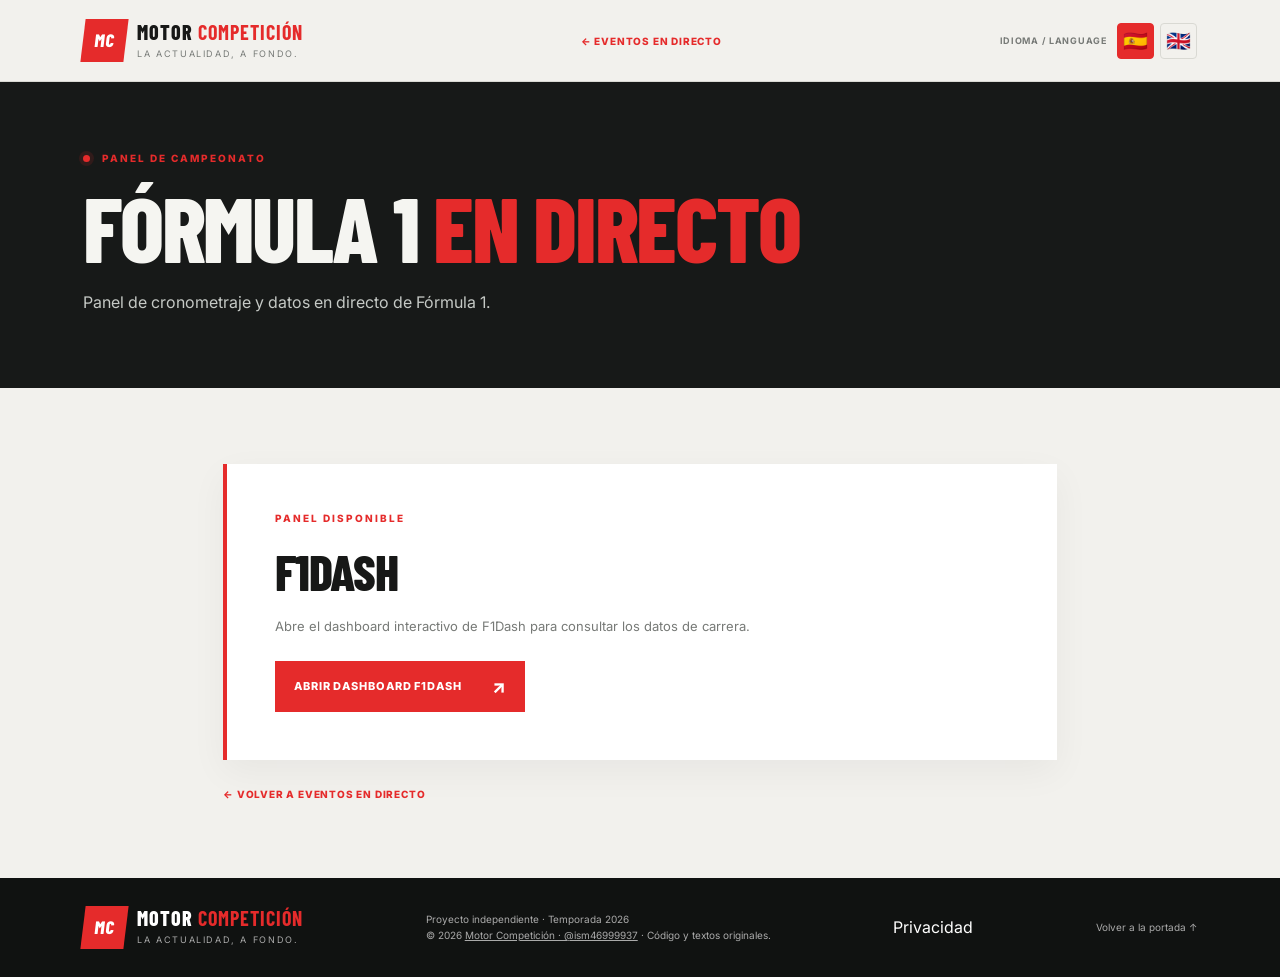
<file: live-dashboard.html>
<!doctype html>
<html lang="es">
<head>
  <meta charset="utf-8"><meta name="viewport" content="width=device-width, initial-scale=1">
  <meta name="theme-color" content="#e10600">
  <title>Dashboard en directo | Motor Competición</title>
  <link rel="preconnect" href="https://fonts.googleapis.com">
  <link href="https://fonts.googleapis.com/css2?family=Barlow+Condensed:wght@500;600;700;800&family=Inter:wght@400;500;600;700&display=swap" rel="stylesheet">
  <link rel="stylesheet" href="styles.css">
</head>
<body class="live-page">
<header class="site-header">
  <a class="brand" href="index.html"><span class="brand-mark">MC</span><span>MOTOR <b>COMPETICIÓN</b><small>La actualidad, a fondo.</small></span></a>
  <a class="back-link" href="live-events.html">← Eventos en directo</a>
</header>
<main>
  <section class="live-hero dashboard-hero">
    <p class="eyebrow"><span class="live-dot"></span> PANEL DE CAMPEONATO</p>
    <h1 id="dashboardTitle">DASHBOARD <em>EN DIRECTO</em></h1>
    <p id="dashboardIntro">Sigue la acción del campeonato seleccionado.</p>
  </section>
  <section class="dashboard-content section">
    <article class="dashboard-provider" id="dashboardProvider"></article>
    <a class="dashboard-back" href="live-events.html">← Volver a eventos en directo</a>
  </section>
</main>
<footer><a class="brand" href="index.html"><span class="brand-mark">MC</span><span>MOTOR <b>COMPETICIÓN</b><small>La actualidad, a fondo.</small></span></a><span>Proyecto independiente · Temporada 2026<br>© 2026 <a href="https://github.com/ism46999937" target="_blank" rel="noopener">Motor Competición · @ism46999937</a> · Código y textos originales.</span><a href="privacy.html">Privacidad</a><a href="index.html">Volver a la portada ↑</a></footer>
<script src="live-dashboard.js"></script>
<script src="language.js?v=buttons-2"></script>
</body>
</html>
</file>
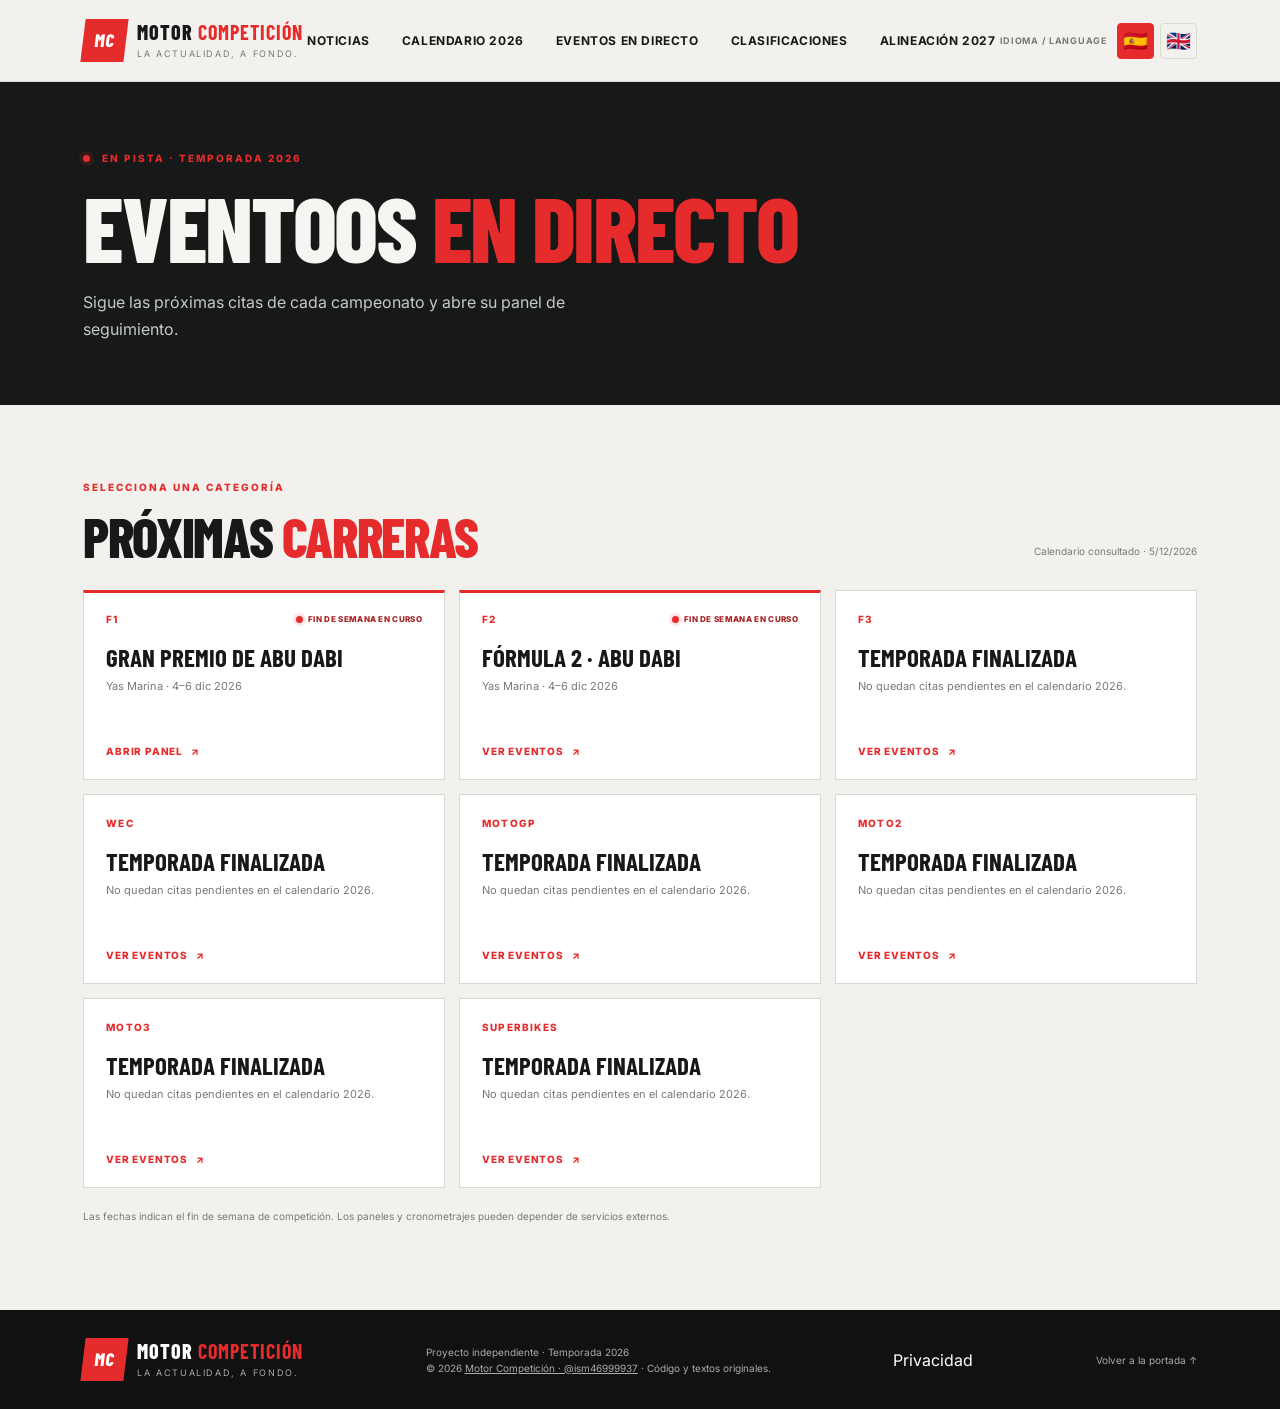
<file: live-events.html>
<!doctype html>
<html lang="es">
<head>
  <meta charset="utf-8"><meta name="viewport" content="width=device-width, initial-scale=1">
  <meta name="theme-color" content="#e10600">
  <title>Eventos en directo | Motor Competición</title>
  <link rel="preconnect" href="https://fonts.googleapis.com">
  <link href="https://fonts.googleapis.com/css2?family=Barlow+Condensed:wght@500;600;700;800&family=Inter:wght@400;500;600;700&display=swap" rel="stylesheet">
  <link rel="stylesheet" href="styles.css">
</head>
<body class="live-page">
<header class="site-header">
  <a class="brand" href="index.html"><span class="brand-mark">MC</span><span>MOTOR <b>COMPETICIÓN</b><small>La actualidad, a fondo.</small></span></a>
  <button class="menu-toggle" id="menuToggle" aria-label="Abrir menú" aria-expanded="false">☰</button>
  <nav id="mainNav"><a href="index.html#noticias">Noticias</a><a href="index.html#calendario">Calendario 2026</a><a href="live-events.html" aria-current="page">Eventos en directo</a><a href="index.html#clasificaciones">Clasificaciones</a><a href="index.html#alineacion">Alineación 2027</a></nav>
</header>
<main>
  <section class="live-hero">
    <p class="eyebrow"><span class="live-dot"></span> EN PISTA · TEMPORADA 2026</p>
    <h1>EVENTOS <em>EN DIRECTO</em></h1>
    <p>Sigue las próximas citas de cada campeonato y abre su panel de seguimiento.</p>
  </section>
  <section class="live-list section">
    <div class="section-heading"><div><p class="eyebrow">SELECCIONA UNA CATEGORÍA</p><h2>Próximas <em>carreras</em></h2></div><span class="section-note" id="liveUpdated">Consultando calendarios…</span></div>
    <div class="live-grid" id="liveEvents" aria-live="polite"><p class="live-loading">Cargando eventos…</p></div>
    <p class="fine-print">Las fechas indican el fin de semana de competición. Los paneles y cronometrajes pueden depender de servicios externos.</p>
  </section>
</main>
<footer><a class="brand" href="index.html"><span class="brand-mark">MC</span><span>MOTOR <b>COMPETICIÓN</b><small>La actualidad, a fondo.</small></span></a><span>Proyecto independiente · Temporada 2026<br>© 2026 <a href="https://github.com/ism46999937" target="_blank" rel="noopener">Motor Competición · @ism46999937</a> · Código y textos originales.</span><a href="privacy.html">Privacidad</a><a href="index.html">Volver a la portada ↑</a></footer>
<script src="live-events.js"></script>
<script src="language.js?v=buttons-2"></script>
</body>
</html>
</file>
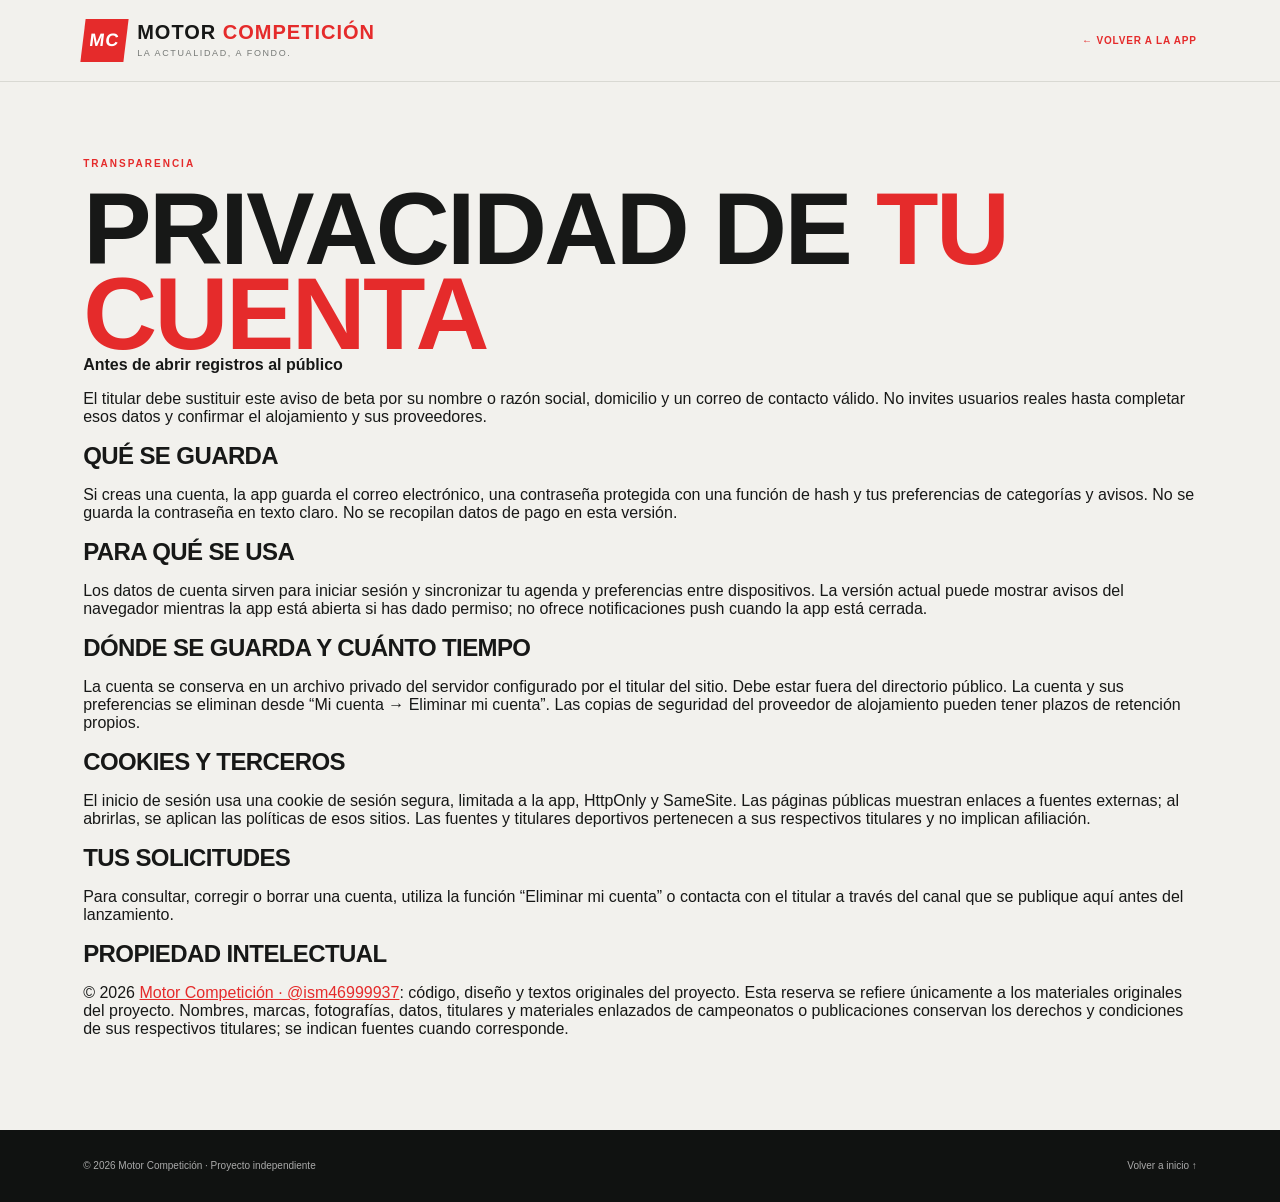
<file: privacy.html>
<!doctype html>
<html lang="es">
<head>
  <meta charset="utf-8"><meta name="viewport" content="width=device-width, initial-scale=1">
  <meta name="robots" content="noindex"><meta name="theme-color" content="#e10600">
  <title>Privacidad | Motor Competición</title>
  <link rel="icon" href="./logo/mc-motor-competicion.svg" type="image/svg+xml">
  <link rel="stylesheet" href="styles.css">
</head>
<body>
<header class="site-header"><a class="brand" href="index.html"><span class="brand-mark">MC</span><span>MOTOR <b>COMPETICIÓN</b><small>La actualidad, a fondo.</small></span></a><a class="back-link" href="index.html">← Volver a la app</a></header>
<main class="section privacy-page">
  <p class="eyebrow">TRANSPARENCIA</p><h1>Privacidad de <em>tu cuenta</em></h1>
  <div class="privacy-notice"><strong>Antes de abrir registros al público</strong><p>El titular debe sustituir este aviso de beta por su nombre o razón social, domicilio y un correo de contacto válido. No invites usuarios reales hasta completar esos datos y confirmar el alojamiento y sus proveedores.</p></div>
  <h2>Qué se guarda</h2><p>Si creas una cuenta, la app guarda el correo electrónico, una contraseña protegida con una función de hash y tus preferencias de categorías y avisos. No se guarda la contraseña en texto claro. No se recopilan datos de pago en esta versión.</p>
  <h2>Para qué se usa</h2><p>Los datos de cuenta sirven para iniciar sesión y sincronizar tu agenda y preferencias entre dispositivos. La versión actual puede mostrar avisos del navegador mientras la app está abierta si has dado permiso; no ofrece notificaciones push cuando la app está cerrada.</p>
  <h2>Dónde se guarda y cuánto tiempo</h2><p>La cuenta se conserva en un archivo privado del servidor configurado por el titular del sitio. Debe estar fuera del directorio público. La cuenta y sus preferencias se eliminan desde “Mi cuenta → Eliminar mi cuenta”. Las copias de seguridad del proveedor de alojamiento pueden tener plazos de retención propios.</p>
  <h2>Cookies y terceros</h2><p>El inicio de sesión usa una cookie de sesión segura, limitada a la app, HttpOnly y SameSite. Las páginas públicas muestran enlaces a fuentes externas; al abrirlas, se aplican las políticas de esos sitios. Las fuentes y titulares deportivos pertenecen a sus respectivos titulares y no implican afiliación.</p>
  <h2>Tus solicitudes</h2><p>Para consultar, corregir o borrar una cuenta, utiliza la función “Eliminar mi cuenta” o contacta con el titular a través del canal que se publique aquí antes del lanzamiento.</p>
  <h2>Propiedad intelectual</h2><p>© 2026 <a href="https://github.com/ism46999937" target="_blank" rel="noopener">Motor Competición · @ism46999937</a>: código, diseño y textos originales del proyecto. Esta reserva se refiere únicamente a los materiales originales del proyecto. Nombres, marcas, fotografías, datos, titulares y materiales enlazados de campeonatos o publicaciones conservan los derechos y condiciones de sus respectivos titulares; se indican fuentes cuando corresponde.</p>
</main>
<footer><span>© 2026 Motor Competición · Proyecto independiente</span><a href="index.html">Volver a inicio ↑</a></footer>
</body>
</html>
</file>
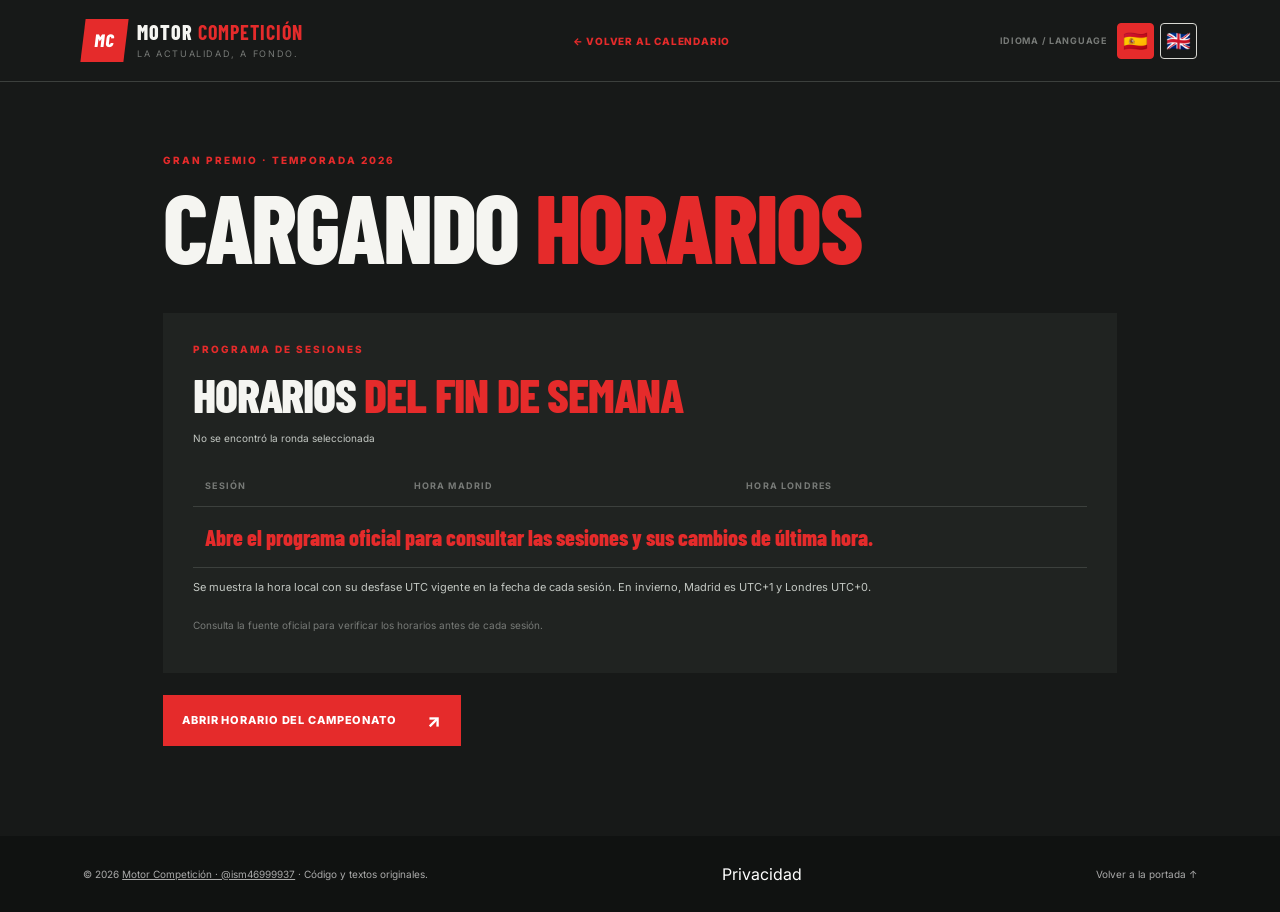
<file: race-schedule.html>
<!doctype html>
<html lang="es">
<head>
  <meta charset="utf-8">
  <meta name="viewport" content="width=device-width, initial-scale=1">
  <meta name="theme-color" content="#171918">
  <title>Horarios del Gran Premio | Motor Competición</title>
  <link rel="icon" href="icons/icon-192.svg" type="image/svg+xml">
  <link rel="preconnect" href="https://fonts.googleapis.com">
  <link href="https://fonts.googleapis.com/css2?family=Barlow+Condensed:wght@500;600;700;800&family=Inter:wght@400;500;600;700&display=swap" rel="stylesheet">
  <link rel="stylesheet" href="styles.css">
</head>
<body class="schedule-page">
  <header class="site-header">
    <a class="brand" href="index.html"><span class="brand-mark">MC</span><span>MOTOR <b>COMPETICIÓN</b><small>La actualidad, a fondo.</small></span></a>
    <a class="back-link" href="index.html#calendario">← Volver al calendario</a>
  </header>
  <main class="schedule-main">
    <a class="eyebrow back-mobile" href="index.html#calendario">← Calendario 2026</a>
    <p class="eyebrow" id="scheduleSeries">GRAN PREMIO · TEMPORADA 2026</p>
    <h1 id="scheduleTitle">Cargando <em>horarios</em></h1>
    <p class="schedule-location" id="scheduleLocation"></p>
    <section class="schedule-panel">
      <div class="section-heading"><div><p class="eyebrow">PROGRAMA DE SESIONES</p><h2>Horarios <em>del fin de semana</em></h2></div></div>
      <p id="scheduleStatus" class="section-note" aria-live="polite">Cargando programa…</p>
      <div class="table-wrap"><table class="schedule-table"><thead><tr><th>SESIÓN</th><th>HORA MADRID</th><th>HORA LONDRES</th></tr></thead><tbody id="scheduleBody"></tbody></table></div>
      <p class="schedule-hint">Se muestra la hora local con su desfase UTC vigente en la fecha de cada sesión. En invierno, Madrid es UTC+1 y Londres UTC+0.</p>
      <p class="fine-print" id="scheduleSource"></p>
    </section>
    <a class="primary-btn" id="officialSchedule" target="_blank" rel="noopener">Abrir horario del campeonato <span>↗</span></a>
  </main>
  <footer><span>© 2026 <a href="https://github.com/ism46999937" target="_blank" rel="noopener">Motor Competición · @ism46999937</a> · Código y textos originales.</span><a href="privacy.html">Privacidad</a><a href="index.html">Volver a la portada ↑</a></footer>
  <script src="race-schedule.js"></script>
  <script src="language.js?v=buttons-2"></script>
</body>
</html>
</file>
<file: styles.css>
@charset "UTF-8";
:root {
  --bg: #f2f1ed;
  --ink: #171817;
  --muted: #777a77;
  --red: #e52b2b;
  --line: #d9d9d3;
  --dark: #171918;
  --card: #fff;
  --font: Inter, sans-serif;
  --display: Barlow Condensed, sans-serif;
}

* {
  box-sizing: border-box;
}

html {
  scroll-behavior: smooth;
}

body {
  margin: 0;
  background: #f2f1ed;
  color: #171817;
  font-family: "Inter", sans-serif;
}

a {
  color: inherit;
  text-decoration: none;
}

.site-header {
  height: 82px;
  padding: 0 6.5%;
  display: flex;
  align-items: center;
  justify-content: space-between;
  border-bottom: 1px solid #d9d9d3;
  background: #f2f1ed;
}

.brand {
  display: flex;
  align-items: center;
  gap: 11px;
  font-family: "Barlow Condensed", sans-serif;
  font-weight: 800;
  letter-spacing: 0.05em;
  font-size: 20px;
  line-height: 0.9;
}

.brand b {
  color: #e52b2b;
}

.brand small {
  display: block;
  font: 9px "Inter", sans-serif;
  letter-spacing: 0.18em;
  color: #777a77;
  margin-top: 7px;
  text-transform: uppercase;
}

.brand-mark {
  display: grid;
  place-items: center;
  background: #e52b2b;
  color: white;
  font-size: 18px;
  font-weight: 800;
  width: 43px;
  height: 43px;
  transform: skew(-7deg);
}

nav {
  display: flex;
  gap: 32px;
  font-size: 12px;
  font-weight: 700;
  text-transform: uppercase;
  letter-spacing: 0.05em;
}

nav a:hover, .source-grid a:hover strong {
  color: #e52b2b;
}

.menu-toggle {
  display: none;
  border: 0;
  background: none;
  font-size: 25px;
}

.hero {
  min-height: 490px;
  display: grid;
  grid-template-columns: 1.05fr 0.95fr;
  padding: 55px 6.5% 50px;
  overflow: hidden;
}

.hero-copy {
  align-self: center;
  z-index: 1;
}

.eyebrow {
  font-size: 10px;
  font-weight: 800;
  letter-spacing: 0.2em;
  color: #e52b2b;
  margin: 0 0 17px;
}

.live-dot {
  display: inline-block;
  width: 7px;
  height: 7px;
  border-radius: 50%;
  background: #e52b2b;
  margin-right: 8px;
  box-shadow: 0 0 0 4px #e52b2b20;
}

h1, h2 {
  font-family: "Barlow Condensed", sans-serif;
  font-weight: 800;
  text-transform: uppercase;
  letter-spacing: -0.025em;
  margin: 0;
}

h1 {
  font-size: clamp(58px, 8vw, 108px);
  line-height: 0.83;
}

h1 em, h2 em {
  font-style: normal;
  color: #e52b2b;
}

.hero-lead {
  max-width: 440px;
  color: #666a66;
  line-height: 1.7;
  font-size: 14px;
  margin: 25px 0;
}

.primary-btn {
  display: inline-flex;
  gap: 30px;
  align-items: center;
  background: #e52b2b;
  color: #fff;
  padding: 15px 19px;
  font-size: 11px;
  font-weight: 800;
  text-transform: uppercase;
  letter-spacing: 0.08em;
}

.primary-btn span {
  font-size: 18px;
}

.hero-art {
  position: relative;
  min-height: 370px;
  background: linear-gradient(140deg, #292c2a, #101211);
  overflow: hidden;
  clip-path: polygon(9% 0, 100% 0, 100% 100%, 0 100%, 0 12%);
}

.hero-art:before {
  content: "";
  position: absolute;
  inset: 0;
  background: repeating-linear-gradient(165deg, transparent 0 32px, #ffffff09 33px 34px);
}

.hero-number {
  position: absolute;
  font-family: "Barlow Condensed", sans-serif;
  font-size: clamp(180px, 29vw, 360px);
  font-weight: 800;
  color: #ffffff0b;
  right: 4%;
  top: -15%;
  line-height: 1;
}

.hero-stamp {
  position: absolute;
  right: 10%;
  top: 15%;
  border: 2px solid #e52b2b;
  color: #fff;
  padding: 9px 12px;
  font-family: "Barlow Condensed", sans-serif;
  font-weight: 800;
  line-height: 1.05;
  transform: rotate(8deg);
}

.hero-caption {
  position: absolute;
  bottom: 30px;
  left: 28px;
  color: white;
  font-family: "Barlow Condensed", sans-serif;
  font-size: 32px;
  font-weight: 800;
  line-height: 0.9;
}

.speed-line {
  position: absolute;
  height: 5px;
  background: #e52b2b;
  transform: rotate(-28deg);
  width: 120%;
  left: -10%;
  top: 48%;
}

.line-two {
  top: 58%;
  height: 2px;
  background: #ffffff50;
}

.series-strip {
  display: flex;
  align-items: center;
  justify-content: space-between;
  gap: 15px;
  padding: 20px 6.5%;
  background: #e52b2b;
  color: #fff;
  font-family: "Barlow Condensed", sans-serif;
  font-weight: 800;
  letter-spacing: 0.07em;
}

.series-strip span {
  font: 700 9px "Inter", sans-serif;
  letter-spacing: 0.2em;
  opacity: 0.75;
}

.series-strip a {
  font-size: 17px;
}

.section {
  padding: 76px 6.5%;
}

.section-heading {
  display: flex;
  align-items: end;
  justify-content: space-between;
  gap: 20px;
  margin-bottom: 28px;
}

.section-heading h2 {
  font-size: clamp(36px, 5vw, 55px);
  line-height: 0.95;
}

.section-note {
  font-size: 10px;
  color: #777a77;
  padding-bottom: 5px;
}

.filter-row {
  display: flex;
  gap: 7px;
  flex-wrap: wrap;
}

.filter {
  border: 1px solid #d9d9d3;
  background: transparent;
  padding: 9px 14px;
  font: 700 10px "Inter", sans-serif;
  text-transform: uppercase;
  cursor: pointer;
}

#calendarFilters .filter {
  color: #ff5353;
}

.filter.active, .filter:hover {
  background: #171817;
  border-color: #171817;
  color: #fff;
}

#calendarFilters .filter.active, #calendarFilters .filter:hover {
  color: #ff5353;
}

.news-grid {
  display: grid;
  grid-template-columns: repeat(3, minmax(0, 1fr));
  gap: 17px;
  margin-top: 20px;
}

.news-card {
  min-height: 220px;
  background: #fff;
  padding: 24px;
  display: flex;
  flex-direction: column;
  border: 1px solid #e5e4df;
}

.news-card .card-top {
  display: flex;
  justify-content: space-between;
  gap: 12px;
  font-size: 9px;
  font-weight: 800;
  letter-spacing: 0.1em;
  color: #e52b2b;
  text-transform: uppercase;
}

.news-card h3 {
  font-family: "Barlow Condensed", sans-serif;
  font-size: 27px;
  line-height: 1.02;
  text-transform: uppercase;
  margin: 25px 0 12px;
}

.news-card p {
  font-size: 12px;
  color: #666;
  line-height: 1.6;
  margin: 0 0 20px;
}

.news-card .card-link {
  margin-top: auto;
  font-size: 10px;
  font-weight: 800;
  text-transform: uppercase;
  letter-spacing: 0.1em;
}

.news-card .card-link span {
  color: #e52b2b;
  margin-left: 7px;
}

.skeleton {
  background: linear-gradient(100deg, #e8e7e2 20%, #f7f6f3 40%, #e8e7e2 60%);
  background-size: 200% 100%;
  animation: shine 1.4s infinite;
}

@keyframes shine {
  to {
    background-position: -200% 0;
  }
}
.fine-print {
  font-size: 10px;
  color: #777a77;
  line-height: 1.6;
  margin-top: 20px;
}

.dark-section {
  background: #171918;
  color: #f5f5f1;
}

.dark-section .section-note {
  color: #a7aaa6;
}

.calendar-controls, .standings-toolbar {
  display: flex;
  justify-content: space-between;
  align-items: center;
  gap: 18px;
  flex-wrap: wrap;
  margin-bottom: 20px;
}

.calendar-controls label, .standings-toolbar label {
  font-size: 10px;
  color: #777a77;
  text-transform: uppercase;
  font-weight: 700;
  letter-spacing: 0.1em;
}

select {
  padding: 10px;
  border: 1px solid #d9d9d3;
  background: transparent;
  color: inherit;
  font: inherit;
  margin-left: 8px;
}

.dark-section select {
  border-color: #454845;
  color: #fff;
}

.dark-section select option {
  color: #111;
}

.table-wrap {
  overflow: auto;
}

table {
  width: 100%;
  border-collapse: collapse;
  text-align: left;
  min-width: 590px;
}

th {
  font-size: 9px;
  letter-spacing: 0.13em;
  color: #777a77;
  padding: 15px 12px;
  border-bottom: 1px solid #d9d9d3;
}

td {
  padding: 17px 12px;
  border-bottom: 1px solid #d9d9d3;
  font-size: 12px;
}

td:first-child {
  font-family: "Barlow Condensed", sans-serif;
  font-size: 22px;
  font-weight: 800;
  color: #e52b2b;
}

.dark-section th {
  border-color: #3c403d;
}

.dark-section td {
  border-color: #333734;
}

.dark-section td:first-child {
  color: #ff5353;
}

.status-pill {
  display: inline-block;
  padding: 5px 7px;
  font-size: 9px;
  text-transform: uppercase;
  font-weight: 800;
  background: #e52b2b18;
  color: #e52b2b;
}

.status-pill.past {
  background: #ffffff12;
  color: #c3c8c3;
}

.standings-toolbar {
  justify-content: flex-start;
}

.standings-toolbar #standingsType {
  margin-left: auto;
}

.standings-toolbar label[hidden] {
  display: none;
}

.notice {
  background: #e8e6df;
  border-left: 3px solid #e52b2b;
  padding: 17px 20px;
  margin-top: 25px;
}

.notice strong {
  font-size: 11px;
  text-transform: uppercase;
}

.notice p {
  font-size: 11px;
  color: #666;
  line-height: 1.6;
  margin: 7px 0 0;
}

.source-section {
  background: #e7e6e0;
}

.source-grid {
  display: grid;
  grid-template-columns: repeat(3, 1fr);
  gap: 1px;
  background: #d9d9d3;
  border: 1px solid #d9d9d3;
}

.source-grid a {
  position: relative;
  display: flex;
  flex-direction: column;
  gap: 8px;
  background: #f2f1ed;
  padding: 24px;
  min-height: 135px;
}

.source-grid a > span {
  font-size: 9px;
  color: #e52b2b;
  font-weight: 800;
}

.source-grid strong {
  font-family: "Barlow Condensed", sans-serif;
  font-size: 25px;
  text-transform: uppercase;
}

.source-grid small {
  font-size: 11px;
  color: #777a77;
}

.source-grid b {
  position: absolute;
  right: 20px;
  bottom: 20px;
  color: #e52b2b;
}

footer {
  display: flex;
  align-items: center;
  justify-content: space-between;
  gap: 20px;
  padding: 28px 6.5%;
  background: #101211;
  color: #fff;
}

footer > span, footer > a:last-child {
  font-size: 10px;
  color: #aaa;
}

footer .brand small {
  color: #aaa;
}

@media (max-width: 800px) {
  .site-header {
    height: 72px;
  }

  .menu-toggle {
    display: block;
  }

  nav {
    display: none;
    position: absolute;
    top: 72px;
    left: 0;
    right: 0;
    z-index: 5;
    background: #f2f1ed;
    padding: 22px 6.5%;
    flex-direction: column;
    gap: 20px;
    border-bottom: 1px solid #d9d9d3;
  }

  nav.open {
    display: flex;
  }

  .hero {
    grid-template-columns: 1fr;
    padding-top: 50px;
    gap: 30px;
  }

  .hero-art {
    min-height: 270px;
  }

  .series-strip {
    overflow: auto;
    justify-content: flex-start;
  }

  .series-strip span {
    flex-shrink: 0;
  }

  .series-strip a {
    flex-shrink: 0;
  }

  .news-grid {
    grid-template-columns: 1fr 1fr;
  }

  .section {
    padding: 58px 5%;
  }

  .source-grid {
    grid-template-columns: 1fr 1fr;
  }

  .standings-toolbar #standingsType {
    margin-left: 0;
  }

  footer {
    flex-wrap: wrap;
  }
}
@media (max-width: 520px) {
  .hero {
    padding-left: 5%;
    padding-right: 5%;
  }

  .news-grid, .source-grid {
    grid-template-columns: 1fr;
  }

  .section-heading {
    align-items: start;
    flex-direction: column;
  }

  .section-note {
    padding: 0;
  }

  .calendar-controls {
    align-items: start;
    flex-direction: column;
  }

  .hero-art {
    min-height: 240px;
  }

  .series-strip {
    padding-left: 5%;
    padding-right: 5%;
  }

  footer {
    padding: 25px 5%;
  }

  footer > span {
    order: 3;
    width: 100%;
  }
}
/* PWA / mobile app affordances */
.install-app {
  border: 1px solid #e10600;
  background: #e10600;
  color: #fff;
  border-radius: 999px;
  padding: 10px 15px;
  font: 700 12px Inter, sans-serif;
  letter-spacing: 0.04em;
  cursor: pointer;
  white-space: nowrap;
}

.install-app:hover {
  background: #b80500;
}

@media (max-width: 760px) {
  .site-header {
    position: sticky;
    top: 0;
    z-index: 20;
    backdrop-filter: blur(14px);
  }

  #mainNav {
    padding: 18px 5%;
    gap: 16px;
  }

  #mainNav .install-app {
    width: 100%;
    margin-top: 4px;
    padding: 13px;
  }

  .menu-toggle {
    min-width: 42px;
    min-height: 42px;
  }

  .primary-btn {
    min-height: 46px;
  }

  button, .filter-btn, .series-btn {
    touch-action: manipulation;
  }

  body {
    padding-bottom: env(safe-area-inset-bottom);
  }

  footer {
    padding-bottom: calc(25px + env(safe-area-inset-bottom));
  }
}
/* Clasificaciones sin desplazamiento horizontal en pantallas móviles */
@media (max-width: 760px) {
  .standings-table-wrap {
    overflow-x: visible;
    width: 100%;
    max-width: 100%;
  }

  .standings-table {
    width: 100%;
    min-width: 0;
    table-layout: fixed;
    border-collapse: collapse;
  }

  .standings-table th {
    font-size: 9px;
    letter-spacing: 0.06em;
    padding: 12px 5px;
    white-space: normal;
  }

  .standings-table td {
    font-size: 11px;
    padding: 13px 5px;
    overflow-wrap: anywhere;
    word-break: normal;
  }

  .standings-table th:nth-child(1), .standings-table td:nth-child(1) {
    width: 12%;
  }

  .standings-table th:nth-child(2), .standings-table td:nth-child(2) {
    width: 36%;
  }

  .standings-table th:nth-child(3), .standings-table td:nth-child(3) {
    width: 32%;
  }

  .standings-table th:nth-child(4), .standings-table td:nth-child(4) {
    width: 20%;
    text-align: right;
  }

  .standings-table td:first-child {
    font-size: 20px;
  }

  .standings-table td:nth-child(2) strong {
    display: block;
    line-height: 1.25;
  }

  .standings-table td:nth-child(3) {
    line-height: 1.25;
  }

  .standings-toolbar {
    gap: 10px;
  }

  .standings-toolbar #standingsSeries, .standings-toolbar #standingsType {
    width: 100%;
    margin-left: 0;
  }

  .standings-toolbar .filter-row {
    display: flex;
    flex-wrap: wrap;
    gap: 6px;
  }

  .standings-toolbar .filter {
    padding: 9px 11px;
    font-size: 10px;
  }
}
@media (max-width: 380px) {
  .standings-table th {
    font-size: 8px;
    padding: 10px 3px;
  }

  .standings-table td {
    font-size: 10px;
    padding: 12px 3px;
  }

  .standings-table th:nth-child(2), .standings-table td:nth-child(2) {
    width: 35%;
  }

  .standings-table th:nth-child(3), .standings-table td:nth-child(3) {
    width: 31%;
  }

  .standings-table th:nth-child(4), .standings-table td:nth-child(4) {
    width: 22%;
  }
}
.country-flag {
  display: inline-block;
  width: 22px;
  height: 15px;
  margin-right: 8px;
  object-fit: cover;
  line-height: 1;
  vertical-align: -0.18em;
}

.circuit-link {
  text-decoration: underline;
  text-decoration-color: #ffffff55;
  text-underline-offset: 3px;
}
.circuit-link:hover {
  color: #e52b2b;
  text-decoration-color: currentColor;
}

.schedule-page {
  min-height: 100vh;
  background: #171918;
  color: #f5f5f1;
}
.schedule-page .site-header {
  background: #171918;
  border-color: #3c403d;
}

.back-link,
.back-mobile {
  color: #c3c8c3;
  font-size: 11px;
  font-weight: 700;
  text-transform: uppercase;
}

.back-mobile {
  display: none;
}

.schedule-main {
  max-width: 1120px;
  margin: 0 auto;
  padding: 72px 6.5% 90px;
}
.schedule-main > h1 {
  max-width: 900px;
  font-size: clamp(52px, 8vw, 96px);
  line-height: 0.9;
}

.schedule-location {
  margin: 20px 0 44px;
  color: #c3c8c3;
  font-size: 14px;
}

.schedule-panel {
  padding: 30px;
  background: #202321;
}
.schedule-panel .section-heading {
  margin-bottom: 14px;
}
.schedule-panel .section-heading h2 {
  font-size: clamp(32px, 5vw, 48px);
}
.schedule-panel .section-note {
  color: #c3c8c3;
  margin-bottom: 16px;
}

.schedule-table {
  min-width: 560px;
}
.schedule-table th,
.schedule-table td {
  border-color: #3c403d;
}

.schedule-hint {
  color: #c3c8c3;
  font-size: 11px;
  line-height: 1.6;
}

#scheduleSource a {
  color: #fff;
  text-decoration: underline;
}

.schedule-main > .primary-btn {
  margin-top: 22px;
}

@media (max-width: 760px) {
  .back-link {
    display: none;
  }

  .back-mobile {
    display: inline-block;
    margin-bottom: 30px;
  }

  .schedule-main {
    padding: 42px 5% 60px;
  }

  .schedule-panel {
    padding: 22px 16px;
  }
}
@media (max-width: 600px) {
  .schedule-table {
    min-width: 0;
    table-layout: fixed;
  }
  .schedule-table thead {
    display: none;
  }
  .schedule-table tbody,
.schedule-table tr {
    display: block;
  }
  .schedule-table tr {
    display: grid;
    grid-template-columns: minmax(0, 1fr) minmax(0, 1fr);
    padding: 10px 0;
    border-bottom: 1px solid #3c403d;
  }
  .schedule-table td {
    display: block;
    padding: 6px 3px;
    border: 0;
    font-size: 11px;
    overflow-wrap: anywhere;
  }
  .schedule-table td:first-child {
    grid-column: 1/-1;
    padding-bottom: 8px;
    font-size: 18px;
  }
  .schedule-table td:nth-child(2)::before,
.schedule-table td:nth-child(3)::before {
    display: block;
    margin-bottom: 4px;
    color: #a7aaa6;
    font-size: 8px;
    font-weight: 800;
    letter-spacing: 0.12em;
  }
  .schedule-table td:nth-child(2)::before {
    content: "MADRID";
  }
  .schedule-table td:nth-child(3)::before {
    content: "LONDRES";
  }
}
.lineup-section {
  background: #f1f0eb;
}

.lineup-status {
  margin: 18px 0 0;
  color: #777a77;
  font-size: 11px;
  font-weight: 700;
}

.lineup-grid {
  display: grid;
  grid-template-columns: repeat(3, minmax(0, 1fr));
  gap: 16px;
  margin-top: 14px;
}

.lineup-card {
  display: flex;
  flex-direction: column;
  min-height: 230px;
  padding: 22px;
  border: 1px solid #deddd7;
  background: #f2f1ed;
}
.lineup-card .lineup-card-top {
  display: flex;
  justify-content: space-between;
  gap: 10px;
  color: #e52b2b;
  font-size: 9px;
  font-weight: 800;
  letter-spacing: 0.1em;
}
.lineup-card h3 {
  margin: 21px 0 12px;
  font-family: "Barlow Condensed", sans-serif;
  font-size: 26px;
  line-height: 1;
  text-transform: uppercase;
}
.lineup-card ul {
  display: grid;
  gap: 9px;
  margin: 0 0 20px;
  padding: 0;
  list-style: none;
}
.lineup-card li {
  display: flex;
  align-items: center;
  gap: 8px;
  font-size: 12px;
  font-weight: 700;
}
.lineup-card li span {
  margin-left: auto;
  color: #55805a;
  font-size: 8px;
  letter-spacing: 0.08em;
}
.lineup-card .country-flag {
  width: 20px;
  height: 14px;
  object-fit: cover;
}
.lineup-card .lineup-vacant {
  color: #777a77;
  font-weight: 500;
}
.lineup-card .lineup-vacant span {
  color: #777a77;
}
.lineup-card .card-link {
  margin-top: auto;
  font-size: 9px;
  font-weight: 800;
  letter-spacing: 0.08em;
  text-transform: uppercase;
}
.lineup-card p {
  color: #666;
  font-size: 12px;
  line-height: 1.6;
}

.lineup-empty {
  grid-column: 1/-1;
}

.lineup-table-wrap {
  grid-column: 1/-1;
  margin-top: 14px;
  overflow-x: auto;
  border: 1px solid #d9d9d3;
  background: #f2f1ed;
}

.lineup-table {
  width: 100%;
  min-width: 760px;
  border-collapse: collapse;
  text-align: left;
}
.lineup-table th,
.lineup-table td {
  padding: 13px 15px;
  border-right: 1px solid #d9d9d3;
  border-bottom: 1px solid #d9d9d3;
  font-size: 12px;
  vertical-align: middle;
}
.lineup-table thead th {
  color: #292c2a;
  background: #e8e7e1;
  font-size: 10px;
  font-weight: 800;
  letter-spacing: 0.08em;
  text-transform: uppercase;
}
.lineup-table tbody th {
  min-width: 135px;
  font-family: "Barlow Condensed", sans-serif;
  font-size: 17px;
  text-transform: uppercase;
  white-space: nowrap;
}
.lineup-table td .country-flag {
  width: 20px;
  height: 14px;
  margin-right: 7px;
  object-fit: cover;
  vertical-align: -2px;
}
.lineup-table td:last-child {
  min-width: 185px;
}
.lineup-table td:last-child a {
  color: #e52b2b;
  font-size: 10px;
  font-weight: 800;
  white-space: nowrap;
}
.lineup-table tr:last-child th,
.lineup-table tr:last-child td {
  border-bottom: 0;
}

.lineup-situation {
  display: inline-block;
  margin-right: 6px;
  font-size: 10px;
  font-weight: 700;
  white-space: nowrap;
}
.lineup-situation.complete {
  color: #47744b;
}
.lineup-situation.pending,
.lineup-situation .lineup-pending {
  color: #8a651c;
}

.lineup-pending {
  color: #8a651c;
  font-style: italic;
}

.live-page {
  min-height: 100vh;
  display: flex;
  flex-direction: column;
}

.live-page main {
  flex: 1;
}

.live-hero {
  padding: 70px 6.5% 62px;
  background: #171918;
  color: #f5f5f1;
}

.live-hero .eyebrow {
  margin-bottom: 20px;
}

.live-hero h1 {
  font-size: clamp(48px, 8vw, 92px);
  line-height: 0.92;
}

.live-hero > p:last-child {
  max-width: 560px;
  margin: 20px 0 0;
  color: #c5c9c5;
  line-height: 1.7;
}

.live-grid {
  display: grid;
  grid-template-columns: repeat(3, minmax(0, 1fr));
  gap: 14px;
}

.live-card {
  min-height: 190px;
  display: flex;
  flex-direction: column;
  padding: 22px;
  border: 1px solid #d9d9d3;
  background: #fff;
}

.live-card.is-current {
  border-top: 3px solid #e52b2b;
  padding-top: 20px;
}

.live-card-top {
  display: flex;
  justify-content: space-between;
  align-items: center;
  gap: 8px;
  color: #e52b2b;
  font-size: 10px;
  font-weight: 800;
  letter-spacing: 0.12em;
  text-transform: uppercase;
}

.live-card h3 {
  margin: 20px 0 8px;
  font-family: "Barlow Condensed", sans-serif;
  font-size: 25px;
  line-height: 1;
  text-transform: uppercase;
}

.live-card > p {
  margin: 0 0 20px;
  color: #777a77;
  font-size: 11px;
  line-height: 1.55;
}

.live-status {
  display: inline-flex;
  align-items: center;
  gap: 5px;
  color: #a82020;
  font-size: 8px;
  letter-spacing: 0.04em;
}

.live-status i {
  width: 7px;
  height: 7px;
  border-radius: 50%;
  background: #e52b2b;
  box-shadow: 0 0 0 3px #e52b2b20;
}

.live-card-action,
.back-link,
.dashboard-back {
  color: #e52b2b;
  font-size: 10px;
  font-weight: 800;
  letter-spacing: 0.08em;
  text-transform: uppercase;
}

.live-card-action {
  margin-top: auto;
}

.live-card-action span {
  margin-left: 5px;
}

.live-loading {
  grid-column: 1/-1;
  color: #777a77;
}

.dashboard-hero {
  padding-bottom: 72px;
}

.dashboard-content {
  max-width: 1000px;
  width: 100%;
  margin: 0 auto;
}

.dashboard-provider {
  padding: clamp(24px, 5vw, 48px);
  border-left: 4px solid #e52b2b;
  background: #fff;
  box-shadow: 0 12px 35px #1718170c;
}

.dashboard-provider h2 {
  font-size: clamp(32px, 5vw, 50px);
}

.dashboard-provider > p:not(.eyebrow) {
  max-width: 620px;
  margin: 14px 0 24px;
  color: #777a77;
  font-size: 13px;
  line-height: 1.7;
}

.dashboard-provider .primary-btn {
  display: inline-flex;
}

.dashboard-back {
  display: inline-block;
  margin-top: 28px;
}

@media (max-width: 800px) {
  .live-grid {
    grid-template-columns: repeat(2, minmax(0, 1fr));
  }
}
@media (max-width: 600px) {
  .live-hero {
    padding: 54px 5% 48px;
  }

  .live-grid {
    grid-template-columns: 1fr;
  }

  .live-card {
    min-height: 170px;
  }
}
@media (max-width: 800px) {
  .lineup-grid {
    grid-template-columns: repeat(2, minmax(0, 1fr));
  }
}
@media (max-width: 520px) {
  .lineup-grid {
    grid-template-columns: 1fr;
  }
}
.agenda-section {
  background: #f0efea;
}

.agenda-controls, .account-preference-series {
  display: flex;
  flex-wrap: wrap;
  gap: 8px;
}

.agenda-chip, .check-chip {
  cursor: pointer;
}

.agenda-chip input, .check-chip input {
  position: absolute;
  opacity: 0;
  pointer-events: none;
}

.agenda-chip span, .check-chip span {
  display: inline-flex;
  align-items: center;
  border: 1px solid #d9d9d3;
  background: #fff;
  padding: 10px 14px;
  font-size: 10px;
  font-weight: 800;
  letter-spacing: 0.08em;
}

.agenda-chip input:checked + span, .check-chip input:checked + span {
  background: #171817;
  color: #fff;
  border-color: #171817;
}

.agenda-chip input:focus-visible + span, .check-chip input:focus-visible + span {
  outline: 3px solid #e52b2b70;
  outline-offset: 2px;
}

.agenda-grid {
  display: grid;
  grid-template-columns: repeat(3, minmax(0, 1fr));
  gap: 14px;
  margin-top: 22px;
}

.agenda-card {
  display: flex;
  flex-direction: column;
  min-height: 255px;
  background: #fff;
  border: 1px solid #e1dfd9;
  padding: 22px;
}

.agenda-card-top {
  display: flex;
  justify-content: space-between;
  gap: 12px;
  color: #e52b2b;
  font-size: 9px;
  font-weight: 800;
  letter-spacing: 0.1em;
  text-transform: uppercase;
}

.agenda-card h3 {
  font: 800 28px/0.98 "Barlow Condensed", sans-serif;
  text-transform: uppercase;
  margin: 24px 0 6px;
}

.agenda-location, .agenda-context, .agenda-time-note {
  font-size: 11px;
  line-height: 1.55;
  color: #666;
  margin: 6px 0;
}

.agenda-countdown {
  color: #e52b2b;
  font-size: 13px;
  margin-top: 12px;
}

.agenda-context {
  margin-top: 13px;
}

.agenda-time-note {
  margin-top: auto;
  padding-top: 12px;
}

.agenda-card .card-link {
  font-size: 10px;
  font-weight: 800;
  text-transform: uppercase;
  letter-spacing: 0.07em;
  margin-top: 10px;
}

.agenda-empty {
  grid-column: 1/-1;
  min-height: 130px;
}

.agenda-empty h3 {
  margin: 5px 0 8px;
}

.agenda-actions {
  display: flex;
  align-items: center;
  flex-wrap: wrap;
  gap: 18px;
  margin-top: 20px;
}

.agenda-actions .primary-btn {
  border: 0;
  cursor: pointer;
}

.agenda-actions .primary-btn:disabled {
  opacity: 0.45;
  cursor: not-allowed;
}

.text-button {
  border: 0;
  background: none;
  color: #e52b2b;
  font: 800 10px "Inter", sans-serif;
  letter-spacing: 0.06em;
  text-transform: uppercase;
  cursor: pointer;
}

.account-open {
  border: 1px solid #e52b2b;
  background: transparent;
  color: #e52b2b;
  padding: 9px 11px;
  font: 800 10px "Inter", sans-serif;
  text-transform: uppercase;
  cursor: pointer;
}

.account-dialog {
  width: min(560px, 100% - 28px);
  max-height: calc(100% - 28px);
  padding: 0;
  border: 0;
  background: transparent;
  color: #171817;
}

.account-dialog::backdrop {
  background: #101211b8;
  backdrop-filter: blur(3px);
}

.account-panel {
  position: relative;
  max-height: calc(100vh - 40px);
  overflow: auto;
  padding: clamp(24px, 6vw, 42px);
  background: #f2f1ed;
  box-shadow: 0 20px 70px #0004;
}

.account-panel h2 {
  font: 800 42px/0.95 "Barlow Condensed", sans-serif;
  text-transform: uppercase;
  margin-bottom: 12px;
}

.account-description, .account-privacy {
  font-size: 12px;
  line-height: 1.6;
  color: #777a77;
}

.account-privacy {
  border-top: 1px solid #d9d9d3;
  padding-top: 14px;
  margin-top: 22px;
}

.account-privacy a, .account-panel a {
  color: #e52b2b;
  text-decoration: underline;
}

.dialog-close {
  position: absolute;
  right: 16px;
  top: 12px;
  border: 0;
  background: transparent;
  font-size: 28px;
  cursor: pointer;
}

.account-status {
  min-height: 20px;
  font-size: 12px;
  font-weight: 700;
  color: #287a45;
}

.account-status.error {
  color: #b42318;
}

.account-form {
  display: grid;
  gap: 14px;
}

.account-form label, .account-panel fieldset > label:not(.check-line) {
  display: grid;
  gap: 7px;
  font-size: 10px;
  font-weight: 800;
  text-transform: uppercase;
  letter-spacing: 0.06em;
}

.account-form input, .account-panel select {
  width: 100%;
  padding: 12px;
  border: 1px solid #d9d9d3;
  background: #fff;
  font: 14px "Inter", sans-serif;
  color: #171817;
}

.account-form label small {
  font-size: 10px;
  color: #777a77;
  text-transform: none;
  letter-spacing: 0;
}

.account-form-actions {
  display: flex;
  align-items: center;
  gap: 14px;
  flex-wrap: wrap;
}

.account-form-actions .primary-btn {
  border: 0;
  cursor: pointer;
}

.account-panel fieldset {
  border: 1px solid #d9d9d3;
  padding: 16px;
  margin: 18px 0;
}

.account-panel legend {
  padding: 0 7px;
  font-size: 10px;
  font-weight: 800;
  letter-spacing: 0.08em;
  text-transform: uppercase;
}

.check-line {
  display: flex;
  gap: 9px;
  align-items: center;
  margin: 12px 0;
  font-size: 11px;
  line-height: 1.45;
}

.check-line input {
  accent-color: #e52b2b;
}

.account-panel .fine-print {
  font-size: 10px;
}

.delete-account {
  border: 0;
  background: none;
  color: #a22;
  font: 700 10px "Inter", sans-serif;
  text-decoration: underline;
  cursor: pointer;
}

footer > span {
  line-height: 1.6;
}

footer > span a {
  color: inherit;
  text-decoration: underline;
}

.privacy-page > p a {
  color: #e52b2b;
  text-decoration: underline;
}

@media (max-width: 800px) {
  .agenda-grid {
    grid-template-columns: repeat(2, minmax(0, 1fr));
  }

  .account-open {
    text-align: left;
  }
}
@media (max-width: 520px) {
  .agenda-grid {
    grid-template-columns: 1fr;
  }

  .agenda-chip span {
    padding: 9px 11px;
  }

  .agenda-actions {
    align-items: flex-start;
    flex-direction: column;
  }

  .account-panel fieldset {
    padding: 12px;
  }
}
.language-switch {
  display: flex;
  align-items: center;
  gap: 6px;
  flex-shrink: 0;
}

.language-label {
  margin-right: 4px;
  color: var(--muted);
  font-size: 9px;
  font-weight: 700;
  text-transform: uppercase;
  letter-spacing: .08em;
}

.language-button,
.news-language {
  display: inline-grid;
  place-items: center;
  min-width: 36px;
  min-height: 36px;
  padding: 5px;
  border: 1px solid var(--line);
  border-radius: 4px;
  background: transparent;
  color: #171817;
  font: 20px/1 var(--font);
  cursor: pointer;
}

.language-button:hover,
.language-button.active,
.news-language:hover,
.news-language.active {
  border-color: var(--red);
  background: var(--red);
  color: #fff;
}

.news-language-row {
  display: flex;
  align-items: center;
  gap: 7px;
  margin: 15px 0 20px;
}

.news-language-row .news-language[data-language="all"] {
  width: auto;
  padding: 6px 12px;
  font: 700 10px var(--font);
  text-transform: uppercase;
}

@media (max-width: 800px) {
  .site-header { gap: 10px; }
  .language-label { display: none; }
}
</file>
